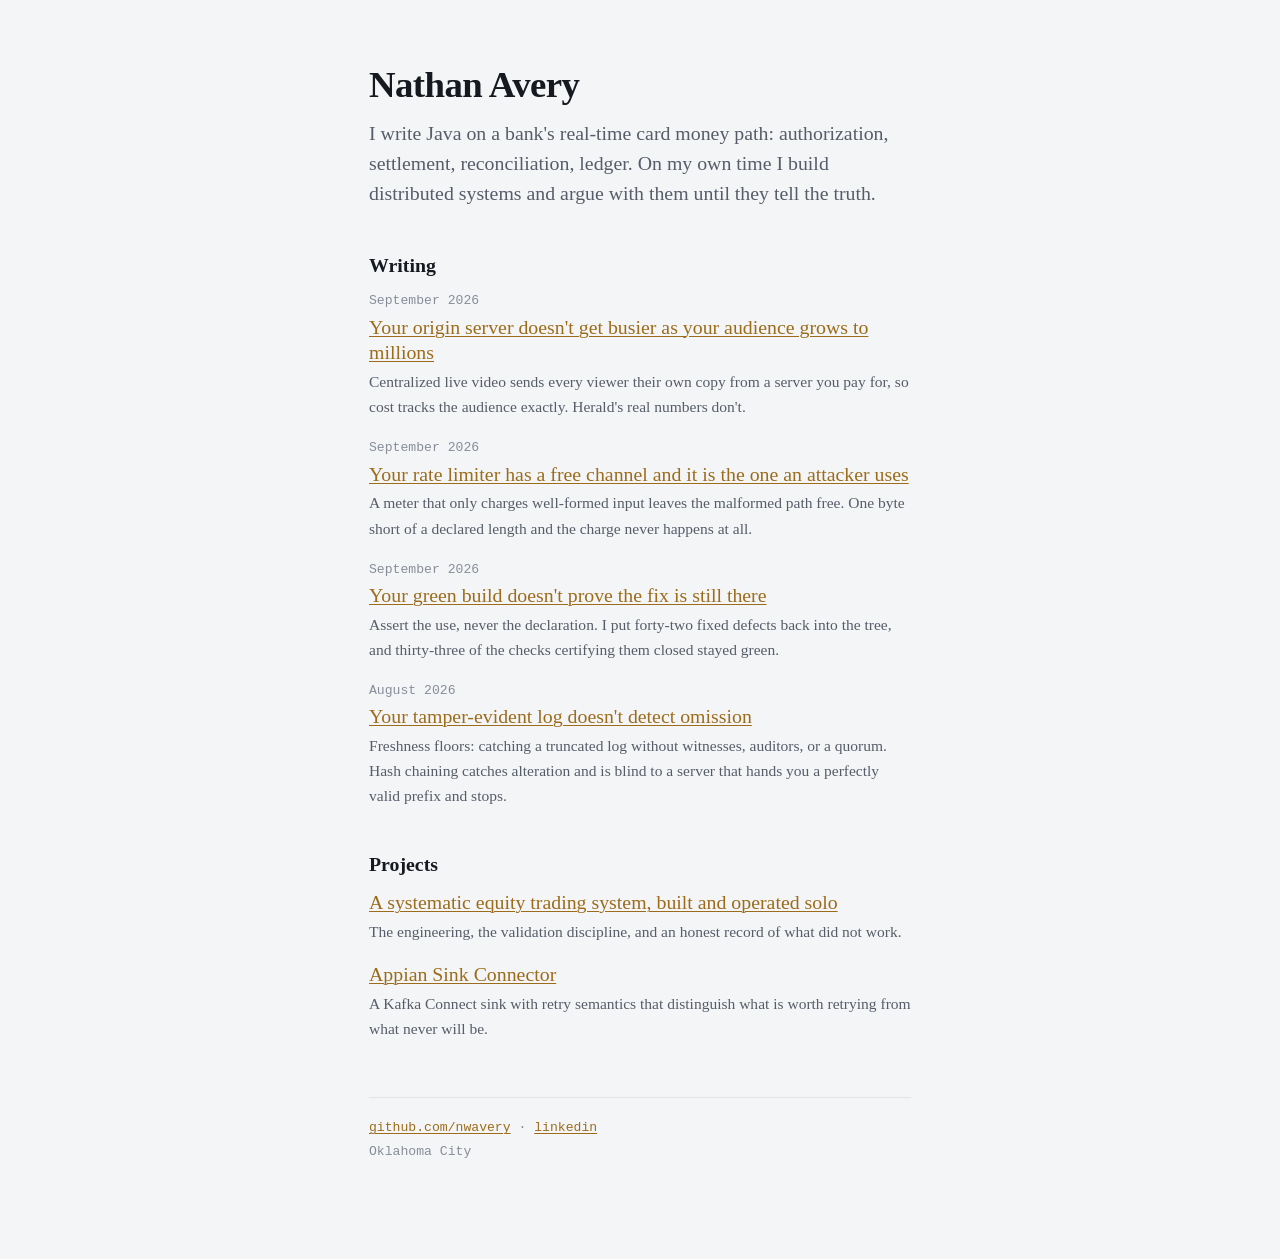
<file: index.html>
<!doctype html>
<html lang="en">
<head>
<meta charset="utf-8">
<meta name="viewport" content="width=device-width, initial-scale=1">
<title>Nathan Avery</title>
<meta name="description" content="Backend engineer working on card authorization, settlement and reconciliation. Writing about distributed systems and verifiable logs.">
<link rel="icon" href="favicon.svg" type="image/svg+xml">
<link rel="icon" href="favicon-32.png" sizes="32x32" type="image/png">
<link rel="apple-touch-icon" href="apple-touch-icon.png">
<link rel="stylesheet" href="style.css">
</head>
<body>
<div class="wrap">

  <h1>Nathan Avery</h1>
  <p class="lede">
    I write Java on a bank's real-time card money path: authorization, settlement,
    reconciliation, ledger. On my own time I build distributed systems and argue with them
    until they tell the truth.
  </p>

  <h2>Writing</h2>
  <ul class="entries">
    <li>
      <span class="d">September 2026</span>
      <a class="t" href="writing/the-origin-that-doesnt-grow/index.html">Your origin server doesn't get busier as your audience grows to millions</a>
      <span class="s">Centralized live video sends every viewer their own copy from a server you pay for,
        so cost tracks the audience exactly. Herald's real numbers don't.</span>
    </li>
    <li>
      <span class="d">September 2026</span>
      <a class="t" href="writing/charge-the-frame/index.html">Your rate limiter has a free channel and it is the one an attacker uses</a>
      <span class="s">A meter that only charges well-formed input leaves the malformed path free. One byte short
        of a declared length and the charge never happens at all.</span>
    </li>
    <li>
      <span class="d">September 2026</span>
      <a class="t" href="writing/checks-that-dont-check/index.html">Your green build doesn't prove the fix is still there</a>
      <span class="s">Assert the use, never the declaration. I put forty-two fixed defects back into
        the tree, and thirty-three of the checks certifying them closed stayed green.</span>
    </li>
    <li>
      <span class="d">August 2026</span>
      <a class="t" href="writing/tamper-evident-omission/index.html">Your tamper-evident log doesn't detect omission</a>
      <span class="s">Freshness floors: catching a truncated log without witnesses, auditors, or a
        quorum. Hash chaining catches alteration and is blind to a server that hands you a
        perfectly valid prefix and stops.</span>
    </li>
  </ul>

  <h2>Projects</h2>
  <ul class="entries">
    <li>
      <a class="t" href="https://nwavery.github.io/quant-trading-system/">A systematic equity trading system, built and operated solo</a>
      <span class="s">The engineering, the validation discipline, and an honest record of what
        did not work.</span>
    </li>
    <li>
      <a class="t" href="https://github.com/nwavery/Appian-Sink-Connector">Appian Sink Connector</a>
      <span class="s">A Kafka Connect sink with retry semantics that distinguish what is worth
        retrying from what never will be.</span>
    </li>
  </ul>

  <footer>
    <a href="https://github.com/nwavery">github.com/nwavery</a> ·
    <a href="https://www.linkedin.com/in/nathan-avery-009697283">linkedin</a><br>
    Oklahoma City
  </footer>

</div>
</body>
</html>
</file>
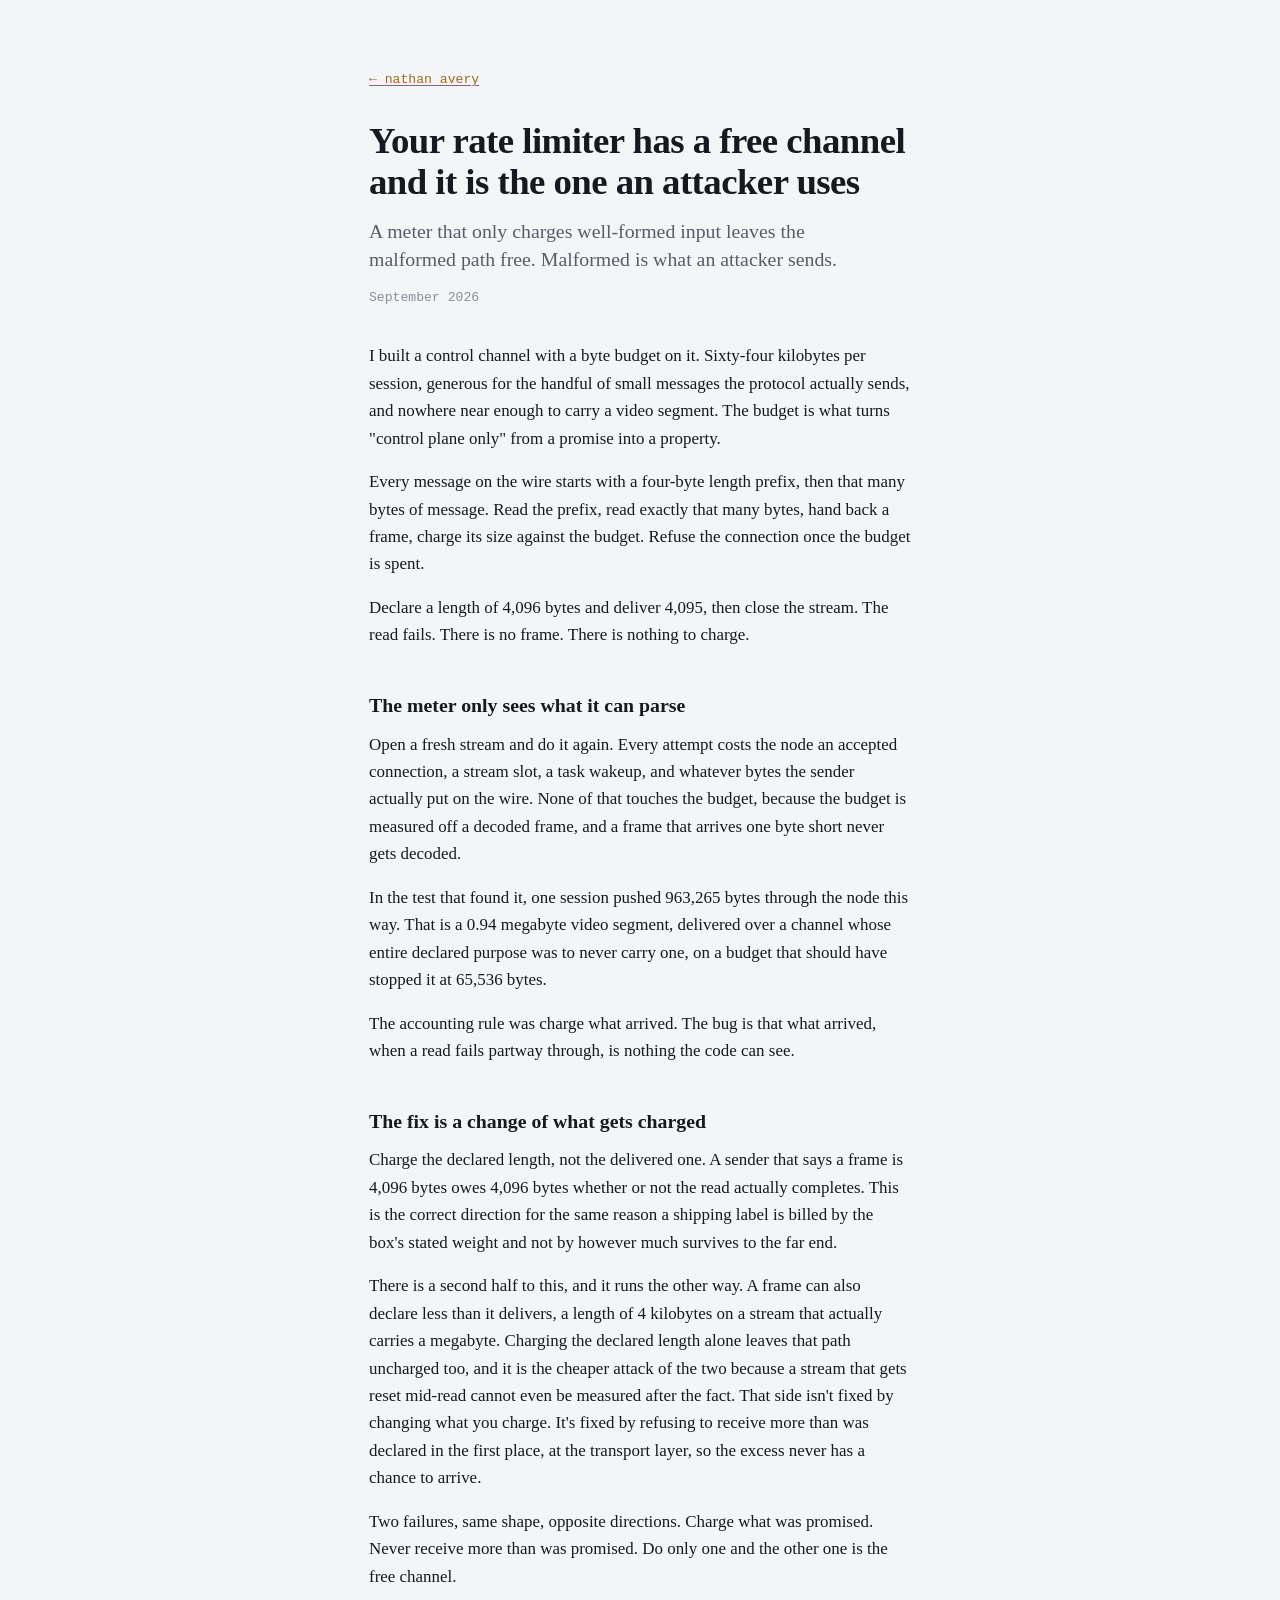
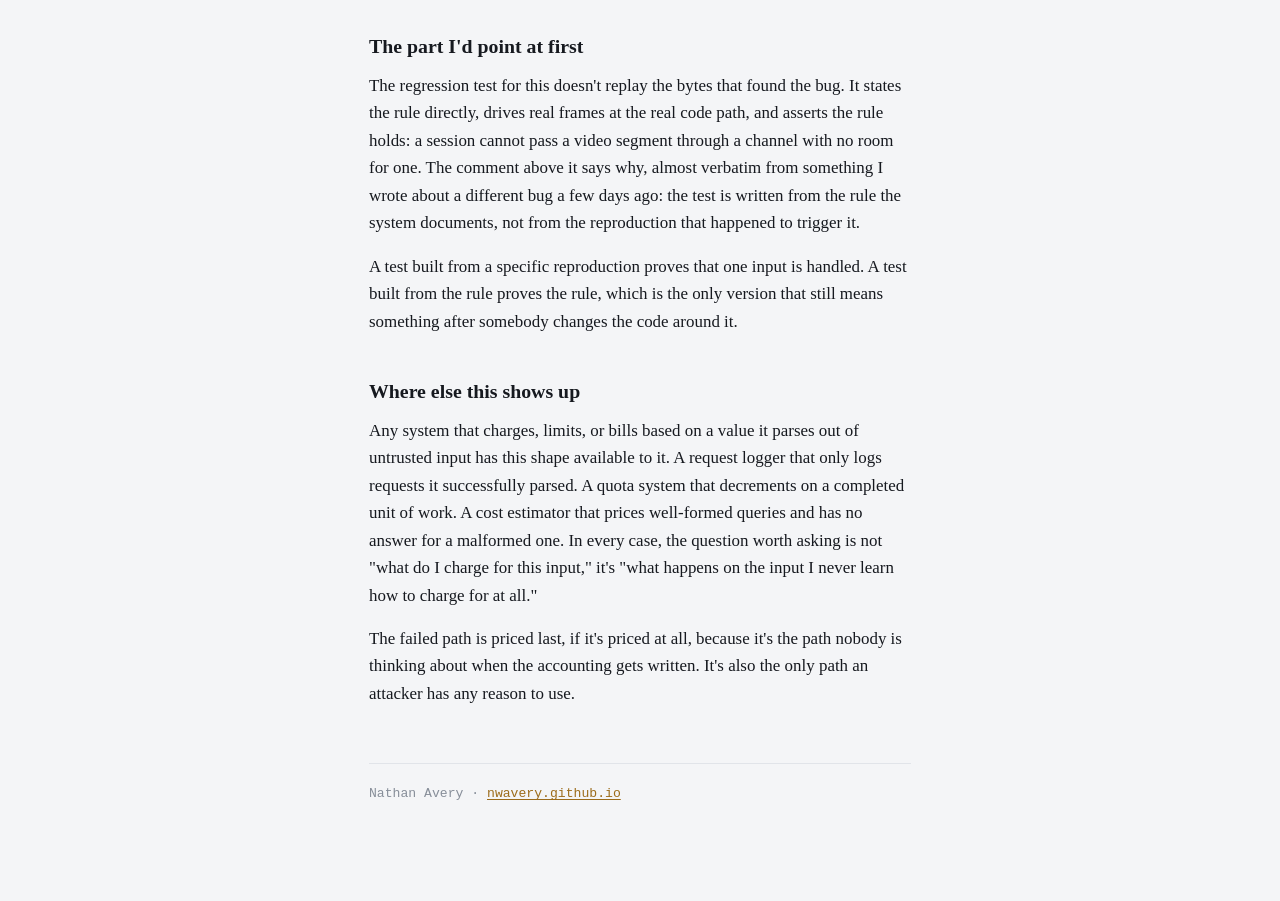
<file: writing/charge-the-frame/index.html>
<!doctype html>
<html lang="en">
<head>
<meta charset="utf-8">
<meta name="viewport" content="width=device-width, initial-scale=1">
<title>Your rate limiter has a free channel and it is the one an attacker uses</title>
<meta name="description" content="A meter that only charges well-formed input leaves the malformed path free. One byte short of a declared length and the charge never happens at all.">
<link rel="icon" href="../../favicon.svg" type="image/svg+xml">
<link rel="icon" href="../../favicon-32.png" sizes="32x32" type="image/png">
<link rel="apple-touch-icon" href="../../apple-touch-icon.png">
<link rel="stylesheet" href="../../style.css">
</head>
<body>
<div class="wrap">

  <a class="back" href="../../index.html">&larr; nathan avery</a>

  <h1>Your rate limiter has a free channel and it is the one an attacker uses</h1>
  <p class="deck">A meter that only charges well-formed input leaves the malformed path free. Malformed is what an attacker sends.</p>
  <p class="meta">September 2026</p>

  <p>I built a control channel with a byte budget on it. Sixty-four kilobytes per session, generous for the handful of small messages the protocol actually sends, and nowhere near enough to carry a video segment. The budget is what turns "control plane only" from a promise into a property.</p>

  <p>Every message on the wire starts with a four-byte length prefix, then that many bytes of message. Read the prefix, read exactly that many bytes, hand back a frame, charge its size against the budget. Refuse the connection once the budget is spent.</p>

  <p>Declare a length of 4,096 bytes and deliver 4,095, then close the stream. The read fails. There is no frame. There is nothing to charge.</p>

  <h2>The meter only sees what it can parse</h2>

  <p>Open a fresh stream and do it again. Every attempt costs the node an accepted connection, a stream slot, a task wakeup, and whatever bytes the sender actually put on the wire. None of that touches the budget, because the budget is measured off a decoded frame, and a frame that arrives one byte short never gets decoded.</p>

  <p>In the test that found it, one session pushed 963,265 bytes through the node this way. That is a 0.94 megabyte video segment, delivered over a channel whose entire declared purpose was to never carry one, on a budget that should have stopped it at 65,536 bytes.</p>

  <p>The accounting rule was charge what arrived. The bug is that what arrived, when a read fails partway through, is nothing the code can see.</p>

  <h2>The fix is a change of what gets charged</h2>

  <p>Charge the declared length, not the delivered one. A sender that says a frame is 4,096 bytes owes 4,096 bytes whether or not the read actually completes. This is the correct direction for the same reason a shipping label is billed by the box's stated weight and not by however much survives to the far end.</p>

  <p>There is a second half to this, and it runs the other way. A frame can also declare less than it delivers, a length of 4 kilobytes on a stream that actually carries a megabyte. Charging the declared length alone leaves that path uncharged too, and it is the cheaper attack of the two because a stream that gets reset mid-read cannot even be measured after the fact. That side isn't fixed by changing what you charge. It's fixed by refusing to receive more than was declared in the first place, at the transport layer, so the excess never has a chance to arrive.</p>

  <p>Two failures, same shape, opposite directions. Charge what was promised. Never receive more than was promised. Do only one and the other one is the free channel.</p>

  <h2>The part I'd point at first</h2>

  <p>The regression test for this doesn't replay the bytes that found the bug. It states the rule directly, drives real frames at the real code path, and asserts the rule holds: a session cannot pass a video segment through a channel with no room for one. The comment above it says why, almost verbatim from something I wrote about a different bug a few days ago: the test is written from the rule the system documents, not from the reproduction that happened to trigger it.</p>

  <p>A test built from a specific reproduction proves that one input is handled. A test built from the rule proves the rule, which is the only version that still means something after somebody changes the code around it.</p>

  <h2>Where else this shows up</h2>

  <p>Any system that charges, limits, or bills based on a value it parses out of untrusted input has this shape available to it. A request logger that only logs requests it successfully parsed. A quota system that decrements on a completed unit of work. A cost estimator that prices well-formed queries and has no answer for a malformed one. In every case, the question worth asking is not "what do I charge for this input," it's "what happens on the input I never learn how to charge for at all."</p>

  <p>The failed path is priced last, if it's priced at all, because it's the path nobody is thinking about when the accounting gets written. It's also the only path an attacker has any reason to use.</p>

  <footer>
    Nathan Avery &middot; <a href="../../index.html">nwavery.github.io</a>
  </footer>

</div>
</body>
</html>
</file>
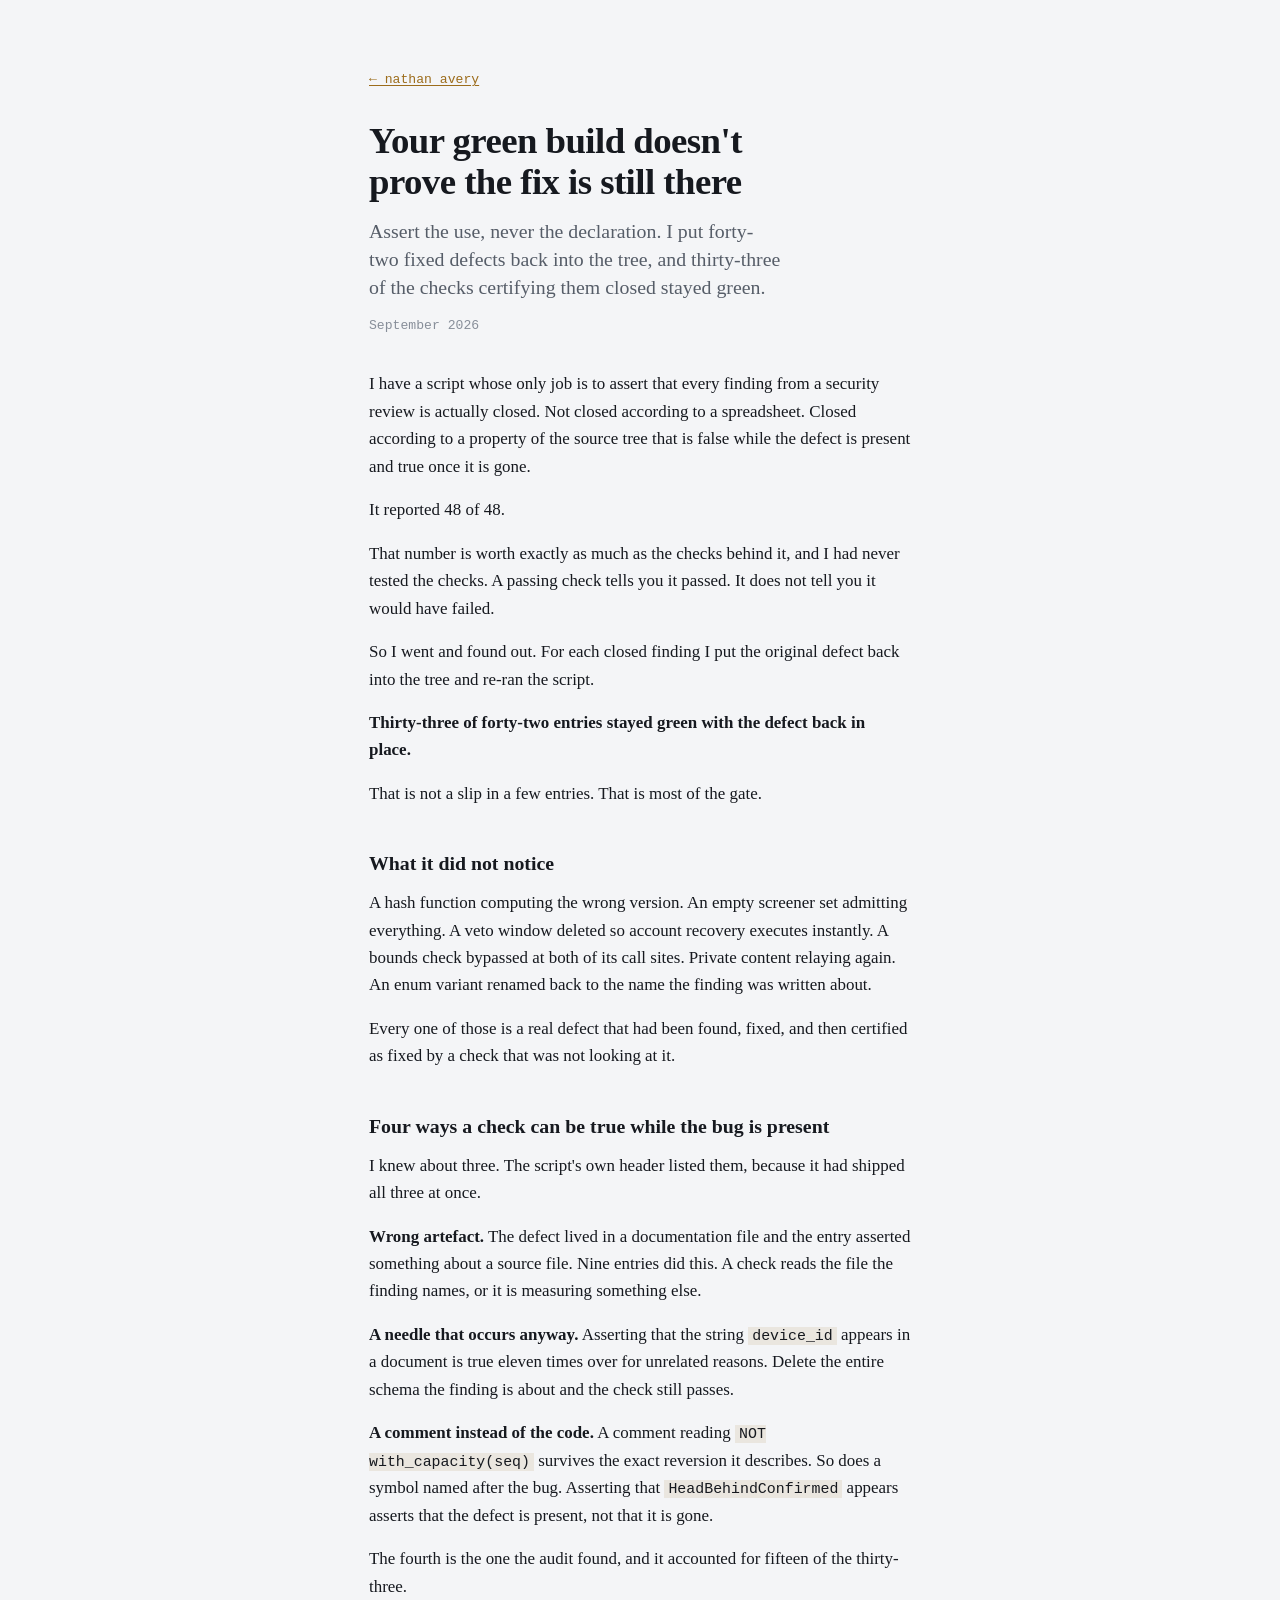
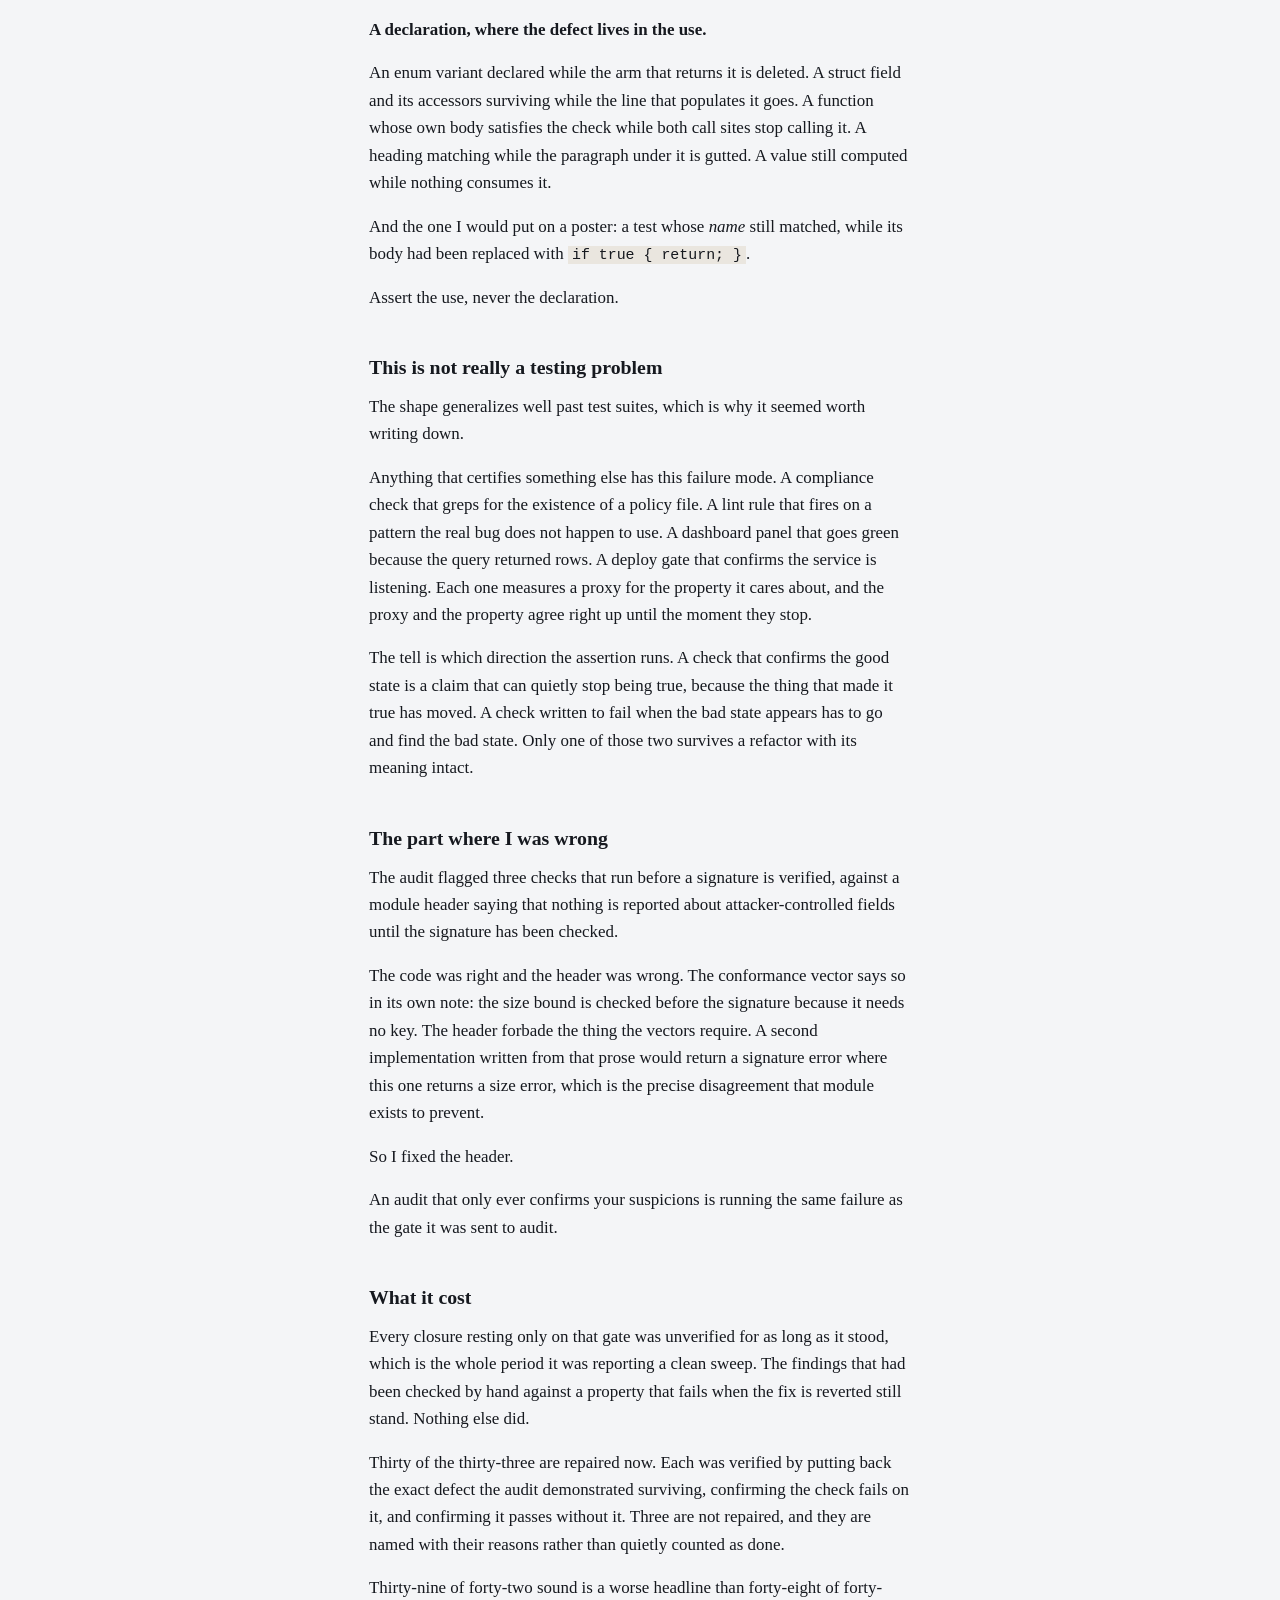
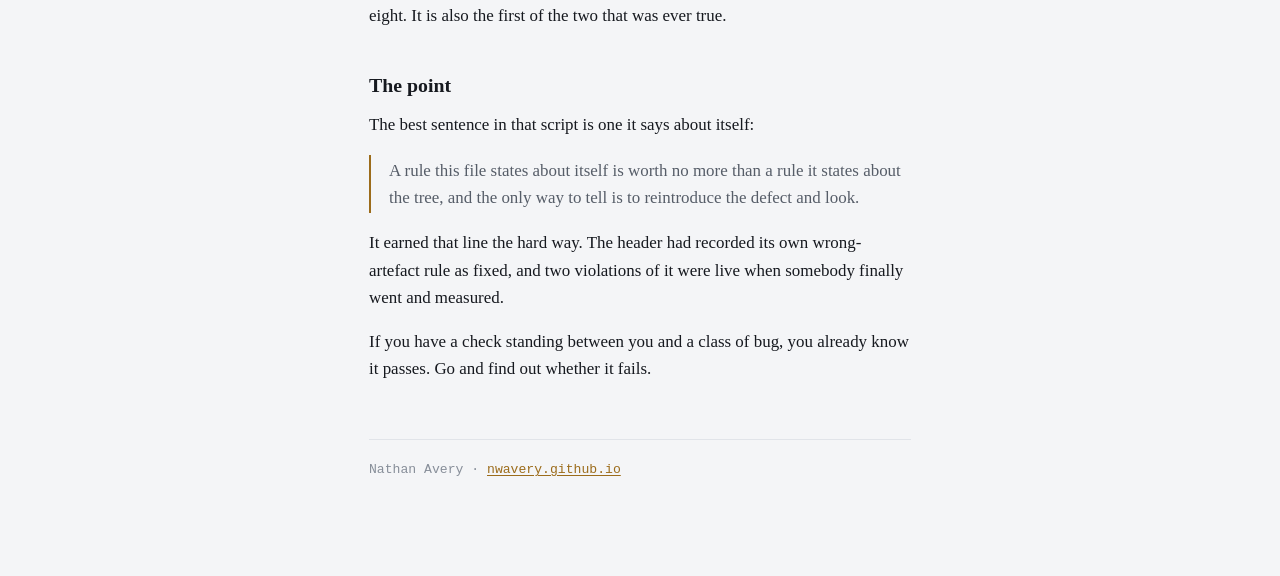
<file: writing/checks-that-dont-check/index.html>
<!doctype html>
<html lang="en">
<head>
<meta charset="utf-8">
<meta name="viewport" content="width=device-width, initial-scale=1">
<title>Your green build doesn't prove the fix is still there</title>
<meta name="description" content="Assert the use, never the declaration. I put forty-two fixed defects back into the tree and re-ran the checks that certified them closed. Thirty-three stayed green.">
<link rel="icon" href="../../favicon.svg" type="image/svg+xml">
<link rel="icon" href="../../favicon-32.png" sizes="32x32" type="image/png">
<link rel="apple-touch-icon" href="../../apple-touch-icon.png">
<link rel="stylesheet" href="../../style.css">
</head>
<body>
<div class="wrap">

  <a class="back" href="../../index.html">&larr; nathan avery</a>

  <h1>Your green build doesn't prove the fix is still there</h1>
  <p class="deck">Assert the use, never the declaration. I put forty-two fixed defects back into the tree, and thirty-three of the checks certifying them closed stayed green.</p>
  <p class="meta">September 2026</p>

  <p>I have a script whose only job is to assert that every finding from a security review is actually closed. Not closed according to a spreadsheet. Closed according to a property of the source tree that is false while the defect is present and true once it is gone.</p>

  <p>It reported 48 of 48.</p>

  <p>That number is worth exactly as much as the checks behind it, and I had never tested the checks. A passing check tells you it passed. It does not tell you it would have failed.</p>

  <p>So I went and found out. For each closed finding I put the original defect back into the tree and re-ran the script.</p>

  <p><strong>Thirty-three of forty-two entries stayed green with the defect back in place.</strong></p>

  <p>That is not a slip in a few entries. That is most of the gate.</p>

  <h2>What it did not notice</h2>

  <p>A hash function computing the wrong version. An empty screener set admitting everything. A veto window deleted so account recovery executes instantly. A bounds check bypassed at both of its call sites. Private content relaying again. An enum variant renamed back to the name the finding was written about.</p>

  <p>Every one of those is a real defect that had been found, fixed, and then certified as fixed by a check that was not looking at it.</p>

  <h2>Four ways a check can be true while the bug is present</h2>

  <p>I knew about three. The script's own header listed them, because it had shipped all three at once.</p>

  <p><strong>Wrong artefact.</strong> The defect lived in a documentation file and the entry asserted something about a source file. Nine entries did this. A check reads the file the finding names, or it is measuring something else.</p>

  <p><strong>A needle that occurs anyway.</strong> Asserting that the string <code>device_id</code> appears in a document is true eleven times over for unrelated reasons. Delete the entire schema the finding is about and the check still passes.</p>

  <p><strong>A comment instead of the code.</strong> A comment reading <code>NOT with_capacity(seq)</code> survives the exact reversion it describes. So does a symbol named after the bug. Asserting that <code>HeadBehindConfirmed</code> appears asserts that the defect is present, not that it is gone.</p>

  <p>The fourth is the one the audit found, and it accounted for fifteen of the thirty-three.</p>

  <p><strong>A declaration, where the defect lives in the use.</strong></p>

  <p>An enum variant declared while the arm that returns it is deleted. A struct field and its accessors surviving while the line that populates it goes. A function whose own body satisfies the check while both call sites stop calling it. A heading matching while the paragraph under it is gutted. A value still computed while nothing consumes it.</p>

  <p>And the one I would put on a poster: a test whose <em>name</em> still matched, while its body had been replaced with <code>if true { return; }</code>.</p>

  <p>Assert the use, never the declaration.</p>

  <h2>This is not really a testing problem</h2>

  <p>The shape generalizes well past test suites, which is why it seemed worth writing down.</p>

  <p>Anything that certifies something else has this failure mode. A compliance check that greps for the existence of a policy file. A lint rule that fires on a pattern the real bug does not happen to use. A dashboard panel that goes green because the query returned rows. A deploy gate that confirms the service is listening. Each one measures a proxy for the property it cares about, and the proxy and the property agree right up until the moment they stop.</p>

  <p>The tell is which direction the assertion runs. A check that confirms the good state is a claim that can quietly stop being true, because the thing that made it true has moved. A check written to fail when the bad state appears has to go and find the bad state. Only one of those two survives a refactor with its meaning intact.</p>

  <h2>The part where I was wrong</h2>

  <p>The audit flagged three checks that run before a signature is verified, against a module header saying that nothing is reported about attacker-controlled fields until the signature has been checked.</p>

  <p>The code was right and the header was wrong. The conformance vector says so in its own note: the size bound is checked before the signature because it needs no key. The header forbade the thing the vectors require. A second implementation written from that prose would return a signature error where this one returns a size error, which is the precise disagreement that module exists to prevent.</p>

  <p>So I fixed the header.</p>

  <p>An audit that only ever confirms your suspicions is running the same failure as the gate it was sent to audit.</p>

  <h2>What it cost</h2>

  <p>Every closure resting only on that gate was unverified for as long as it stood, which is the whole period it was reporting a clean sweep. The findings that had been checked by hand against a property that fails when the fix is reverted still stand. Nothing else did.</p>

  <p>Thirty of the thirty-three are repaired now. Each was verified by putting back the exact defect the audit demonstrated surviving, confirming the check fails on it, and confirming it passes without it. Three are not repaired, and they are named with their reasons rather than quietly counted as done.</p>

  <p>Thirty-nine of forty-two sound is a worse headline than forty-eight of forty-eight. It is also the first of the two that was ever true.</p>

  <h2>The point</h2>

  <p>The best sentence in that script is one it says about itself:</p>

  <blockquote>A rule this file states about itself is worth no more than a rule it states about the tree, and the only way to tell is to reintroduce the defect and look.</blockquote>

  <p>It earned that line the hard way. The header had recorded its own wrong-artefact rule as fixed, and two violations of it were live when somebody finally went and measured.</p>

  <p>If you have a check standing between you and a class of bug, you already know it passes. Go and find out whether it fails.</p>

  <footer>
    Nathan Avery &middot; <a href="../../index.html">nwavery.github.io</a>
  </footer>

</div>
</body>
</html>
</file>
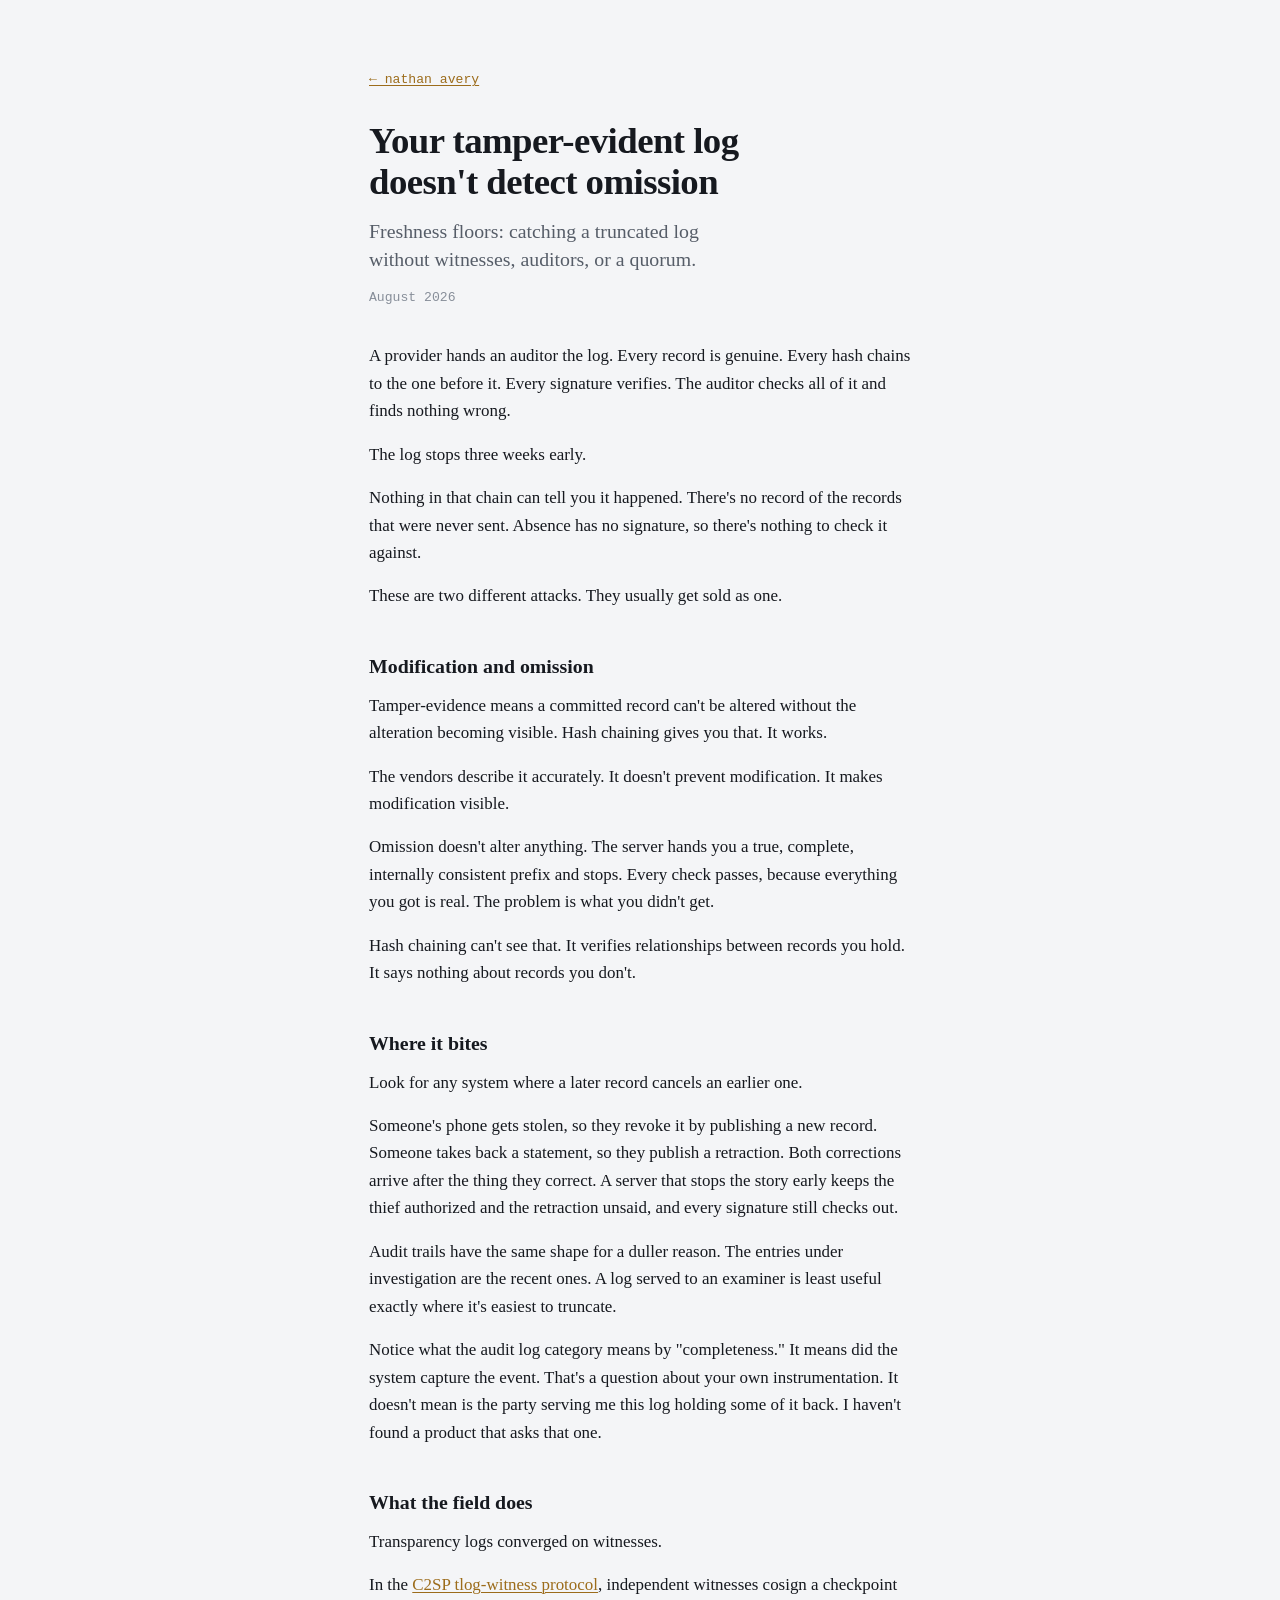
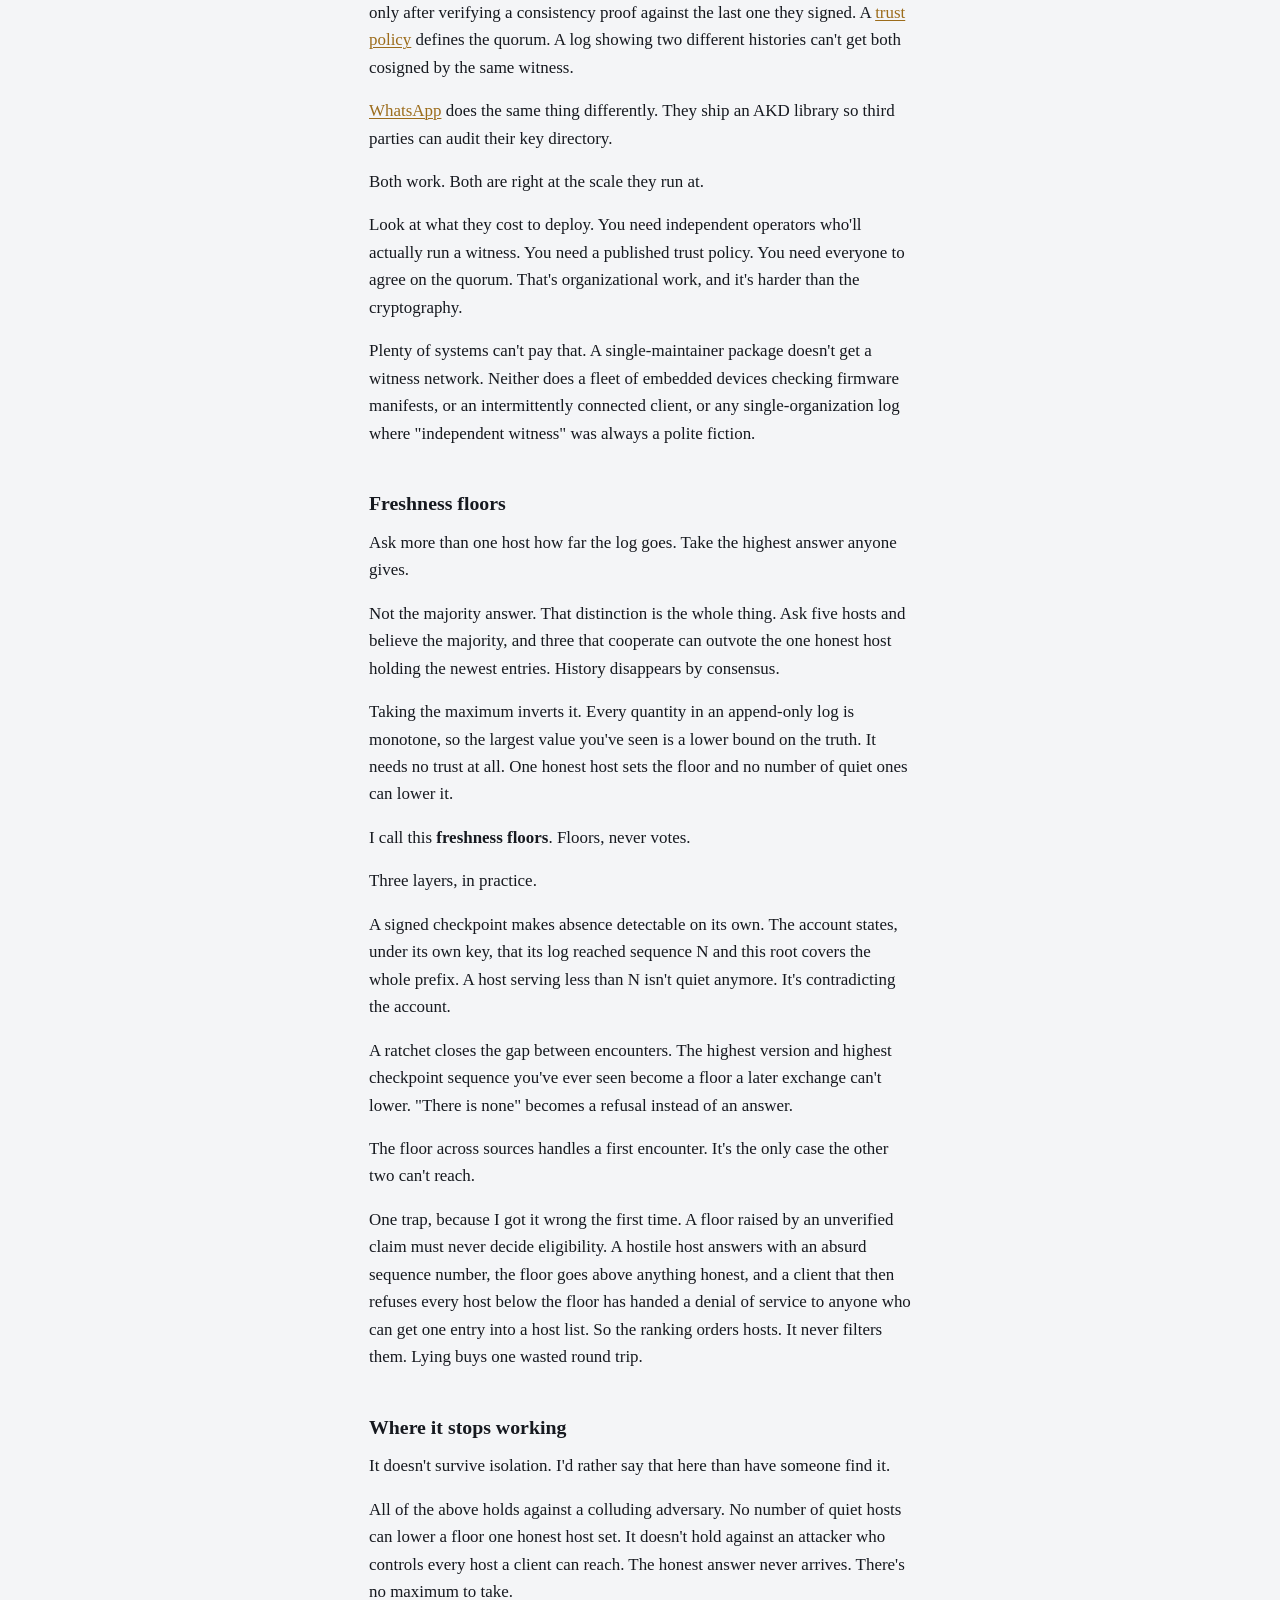
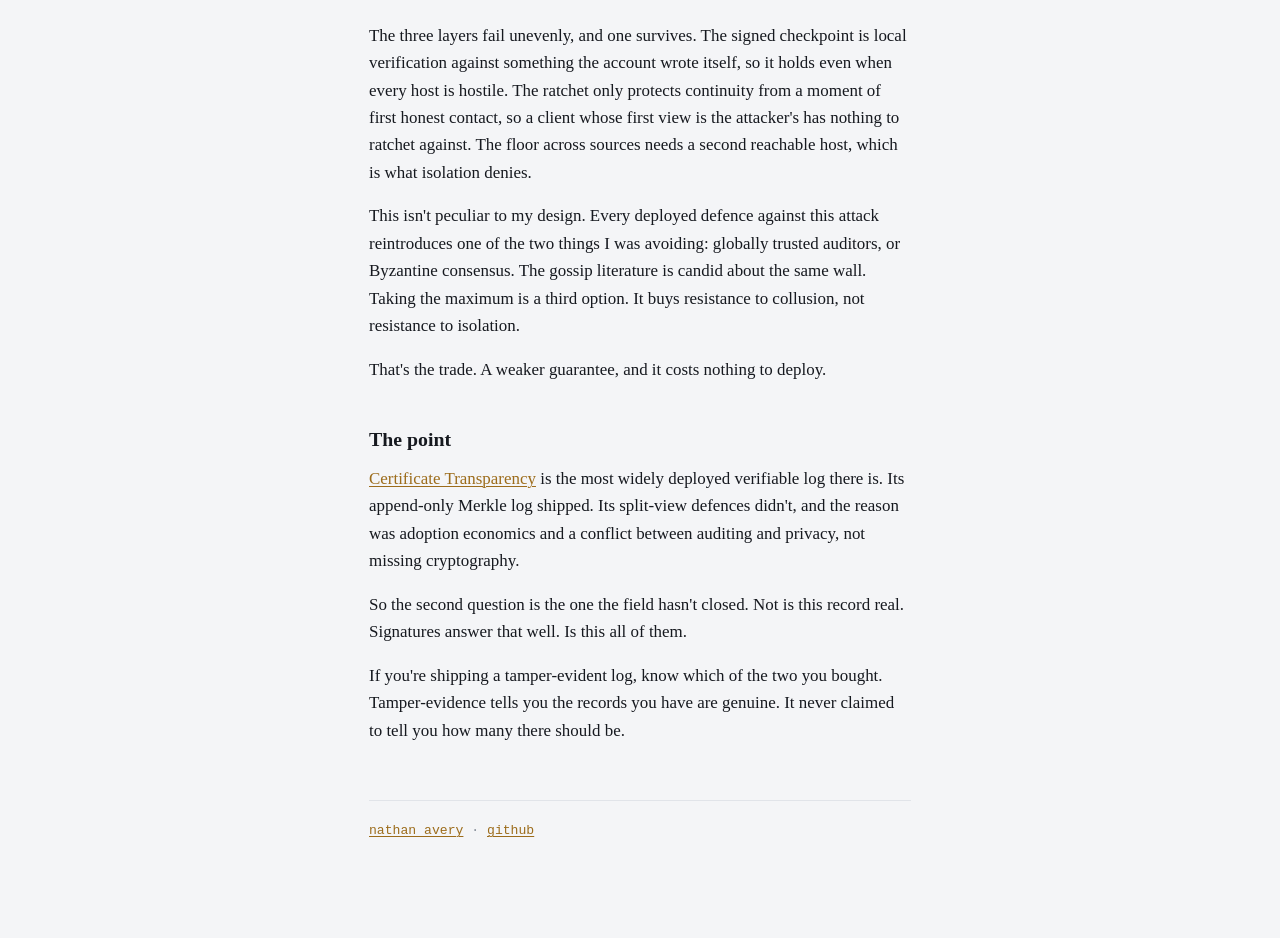
<file: writing/tamper-evident-omission/index.html>
<!doctype html>
<html lang="en">
<head>
<meta charset="utf-8">
<meta name="viewport" content="width=device-width, initial-scale=1">
<title>Your tamper-evident log doesn't detect omission</title>
<meta name="description" content="Freshness floors: catching a truncated log without witnesses, auditors, or a quorum. Hash chaining catches alteration and is structurally blind to a server that hands you a perfectly valid prefix and stops.">
<link rel="icon" href="../../favicon.svg" type="image/svg+xml">
<link rel="icon" href="../../favicon-32.png" sizes="32x32" type="image/png">
<link rel="apple-touch-icon" href="../../apple-touch-icon.png">
<link rel="stylesheet" href="../../style.css">
</head>
<body>
<div class="wrap">

  <a class="back" href="../../index.html">&larr; nathan avery</a>

  <h1>Your tamper-evident log doesn't detect omission</h1>
  <p class="deck">Freshness floors: catching a truncated log without witnesses, auditors, or a quorum.</p>
  <p class="meta">August 2026</p>

  <p>A provider hands an auditor the log. Every record is genuine. Every hash chains to the one before it. Every signature verifies. The auditor checks all of it and finds nothing wrong.</p>

  <p>The log stops three weeks early.</p>

  <p>Nothing in that chain can tell you it happened. There's no record of the records that were never sent. Absence has no signature, so there's nothing to check it against.</p>

  <p>These are two different attacks. They usually get sold as one.</p>

  <h2>Modification and omission</h2>

  <p>Tamper-evidence means a committed record can't be altered without the alteration becoming visible. Hash chaining gives you that. It works.</p>

  <p>The vendors describe it accurately. It doesn't prevent modification. It makes modification visible.</p>

  <p>Omission doesn't alter anything. The server hands you a true, complete, internally consistent prefix and stops. Every check passes, because everything you got is real. The problem is what you didn't get.</p>

  <p>Hash chaining can't see that. It verifies relationships between records you hold. It says nothing about records you don't.</p>

  <h2>Where it bites</h2>

  <p>Look for any system where a later record cancels an earlier one.</p>

  <p>Someone's phone gets stolen, so they revoke it by publishing a new record. Someone takes back a statement, so they publish a retraction. Both corrections arrive after the thing they correct. A server that stops the story early keeps the thief authorized and the retraction unsaid, and every signature still checks out.</p>

  <p>Audit trails have the same shape for a duller reason. The entries under investigation are the recent ones. A log served to an examiner is least useful exactly where it's easiest to truncate.</p>

  <p>Notice what the audit log category means by "completeness." It means did the system capture the event. That's a question about your own instrumentation. It doesn't mean is the party serving me this log holding some of it back. I haven't found a product that asks that one.</p>

  <h2>What the field does</h2>

  <p>Transparency logs converged on witnesses.</p>

  <p>In the <a href="https://c2sp.org/tlog-witness">C2SP tlog-witness protocol</a>, independent witnesses cosign a checkpoint only after verifying a consistency proof against the last one they signed. A <a href="https://c2sp.org/tlog-policy">trust policy</a> defines the quorum. A log showing two different histories can't get both cosigned by the same witness.</p>

  <p><a href="https://engineering.fb.com/2023/04/13/security/whatsapp-key-transparency/">WhatsApp</a> does the same thing differently. They ship an AKD library so third parties can audit their key directory.</p>

  <p>Both work. Both are right at the scale they run at.</p>

  <p>Look at what they cost to deploy. You need independent operators who'll actually run a witness. You need a published trust policy. You need everyone to agree on the quorum. That's organizational work, and it's harder than the cryptography.</p>

  <p>Plenty of systems can't pay that. A single-maintainer package doesn't get a witness network. Neither does a fleet of embedded devices checking firmware manifests, or an intermittently connected client, or any single-organization log where "independent witness" was always a polite fiction.</p>

  <h2>Freshness floors</h2>

  <p>Ask more than one host how far the log goes. Take the highest answer anyone gives.</p>

  <p>Not the majority answer. That distinction is the whole thing. Ask five hosts and believe the majority, and three that cooperate can outvote the one honest host holding the newest entries. History disappears by consensus.</p>

  <p>Taking the maximum inverts it. Every quantity in an append-only log is monotone, so the largest value you've seen is a lower bound on the truth. It needs no trust at all. One honest host sets the floor and no number of quiet ones can lower it.</p>

  <p>I call this <strong>freshness floors</strong>. Floors, never votes.</p>

  <p>Three layers, in practice.</p>

  <p>A signed checkpoint makes absence detectable on its own. The account states, under its own key, that its log reached sequence N and this root covers the whole prefix. A host serving less than N isn't quiet anymore. It's contradicting the account.</p>

  <p>A ratchet closes the gap between encounters. The highest version and highest checkpoint sequence you've ever seen become a floor a later exchange can't lower. "There is none" becomes a refusal instead of an answer.</p>

  <p>The floor across sources handles a first encounter. It's the only case the other two can't reach.</p>

  <p>One trap, because I got it wrong the first time. A floor raised by an unverified claim must never decide eligibility. A hostile host answers with an absurd sequence number, the floor goes above anything honest, and a client that then refuses every host below the floor has handed a denial of service to anyone who can get one entry into a host list. So the ranking orders hosts. It never filters them. Lying buys one wasted round trip.</p>

  <h2>Where it stops working</h2>

  <p>It doesn't survive isolation. I'd rather say that here than have someone find it.</p>

  <p>All of the above holds against a colluding adversary. No number of quiet hosts can lower a floor one honest host set. It doesn't hold against an attacker who controls every host a client can reach. The honest answer never arrives. There's no maximum to take.</p>

  <p>The three layers fail unevenly, and one survives. The signed checkpoint is local verification against something the account wrote itself, so it holds even when every host is hostile. The ratchet only protects continuity from a moment of first honest contact, so a client whose first view is the attacker's has nothing to ratchet against. The floor across sources needs a second reachable host, which is what isolation denies.</p>

  <p>This isn't peculiar to my design. Every deployed defence against this attack reintroduces one of the two things I was avoiding: globally trusted auditors, or Byzantine consensus. The gossip literature is candid about the same wall. Taking the maximum is a third option. It buys resistance to collusion, not resistance to isolation.</p>

  <p>That's the trade. A weaker guarantee, and it costs nothing to deploy.</p>

  <h2>The point</h2>

  <p><a href="https://datatracker.ietf.org/doc/html/rfc6962">Certificate Transparency</a> is the most widely deployed verifiable log there is. Its append-only Merkle log shipped. Its split-view defences didn't, and the reason was adoption economics and a conflict between auditing and privacy, not missing cryptography.</p>

  <p>So the second question is the one the field hasn't closed. Not is this record real. Signatures answer that well. Is this all of them.</p>

  <p>If you're shipping a tamper-evident log, know which of the two you bought. Tamper-evidence tells you the records you have are genuine. It never claimed to tell you how many there should be.</p>

  <footer>
    <a href="../../index.html">nathan avery</a> ·
    <a href="https://github.com/nwavery">github</a>
  </footer>

</div>
</body>
</html>
</file>
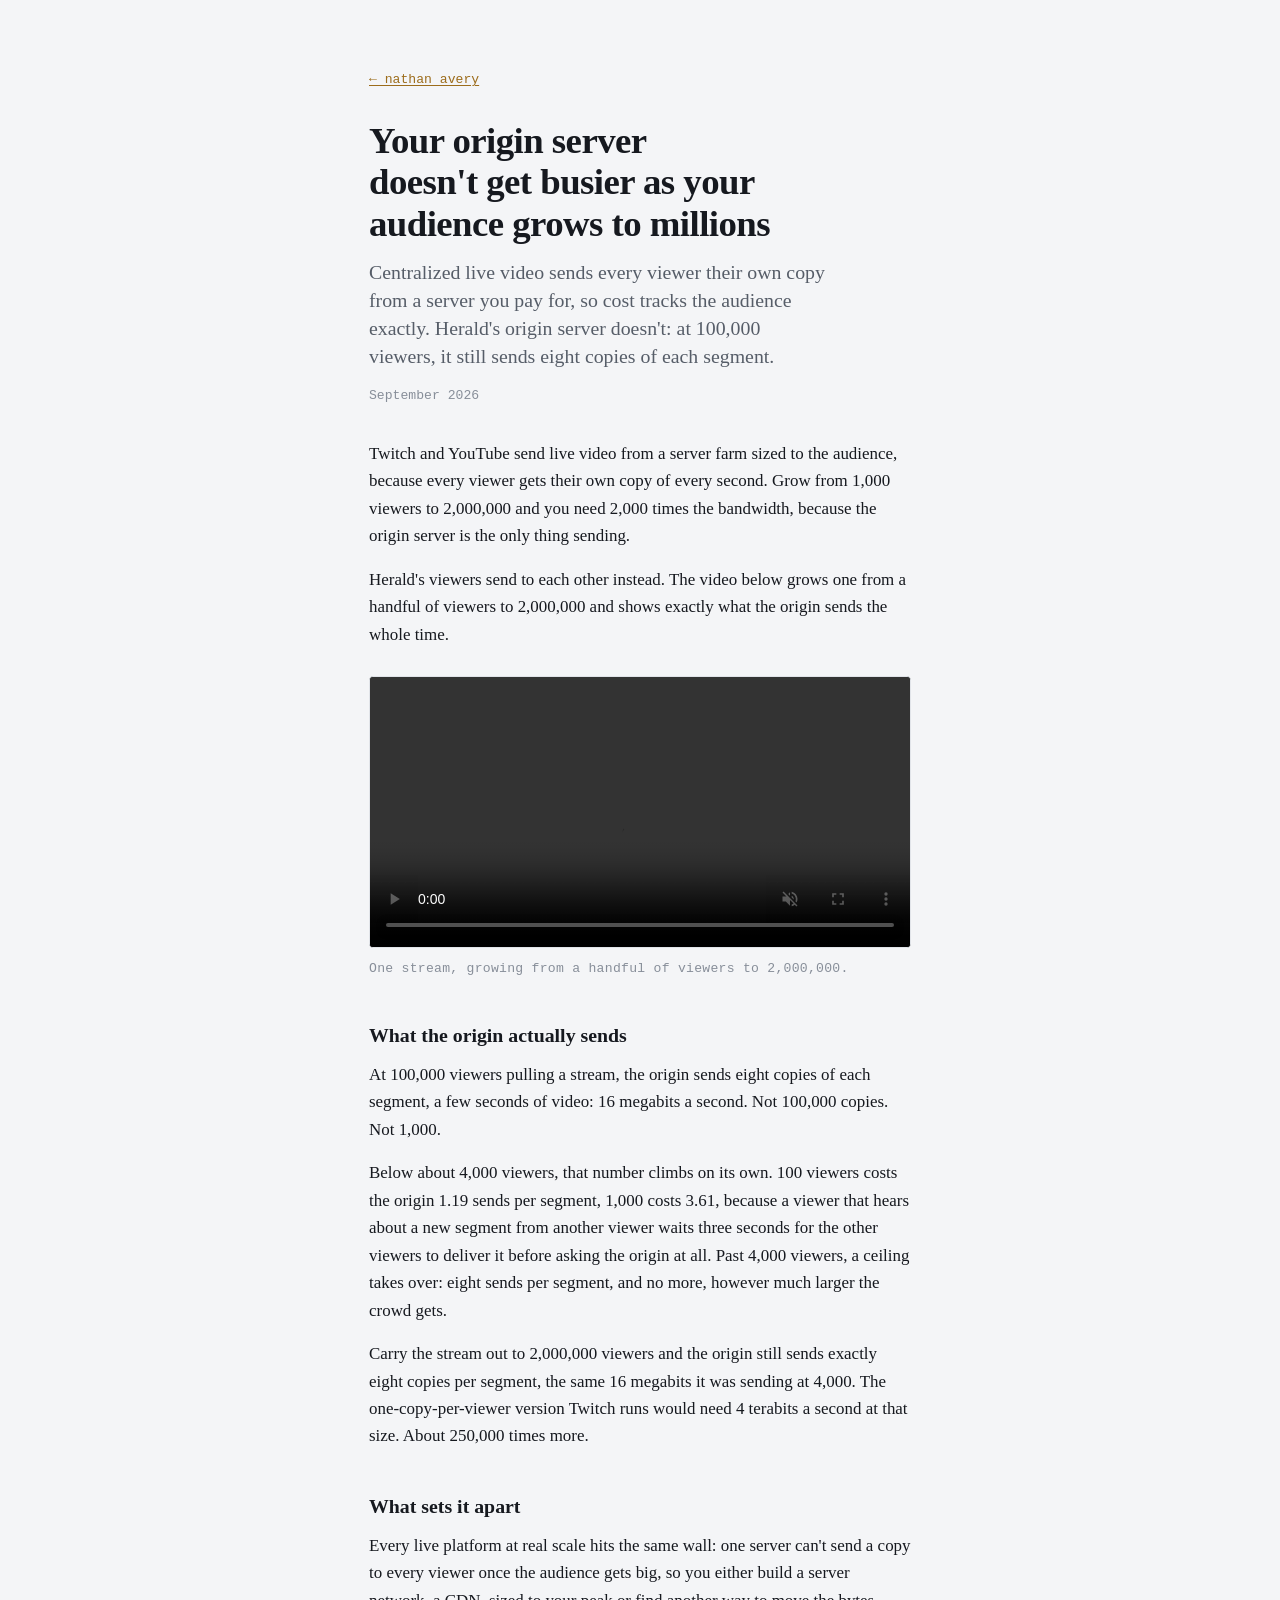
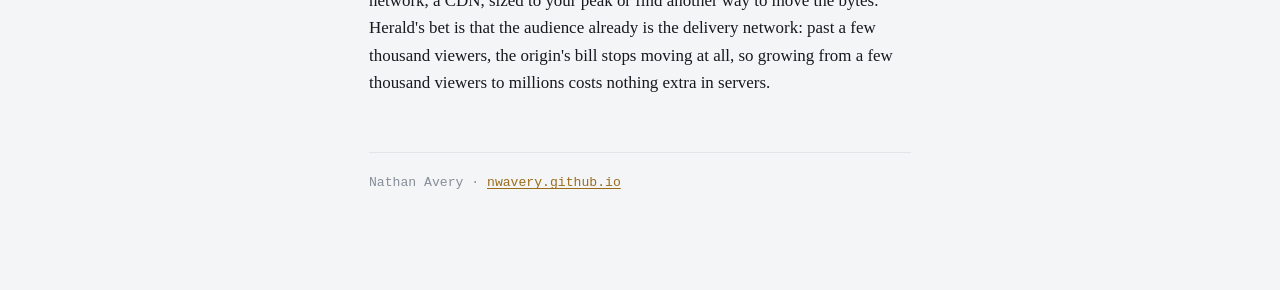
<file: writing/the-origin-that-doesnt-grow/index.html>
<!doctype html>
<html lang="en">
<head>
<meta charset="utf-8">
<meta name="viewport" content="width=device-width, initial-scale=1">
<title>Your origin server doesn't get busier as your audience grows to millions</title>
<meta name="description" content="Centralized live video sends every viewer their own copy from a server you pay for, so cost tracks the audience exactly. Herald's origin server doesn't: 100,000 viewers, and it still sends eight copies of each segment.">
<link rel="icon" href="../../favicon.svg" type="image/svg+xml">
<link rel="icon" href="../../favicon-32.png" sizes="32x32" type="image/png">
<link rel="apple-touch-icon" href="../../apple-touch-icon.png">
<link rel="stylesheet" href="../../style.css">
<style>
  .visual { margin: 28px 0; }
  .visual video {
    width: 100%; height: auto; display: block;
    background: #0E1115; border-radius: 4px; border: 1px solid var(--line);
  }
  .visual .cap {
    font-family: var(--mono); font-size: var(--step--1); color: var(--faint);
    letter-spacing: 0.02em; margin-top: 10px;
  }
</style>
</head>
<body>
<div class="wrap">

  <a class="back" href="../../index.html">&larr; nathan avery</a>

  <h1>Your origin server doesn't get busier as your audience grows to millions</h1>
  <p class="deck">Centralized live video sends every viewer their own copy from a server you pay for, so cost tracks the audience exactly. Herald's origin server doesn't: at 100,000 viewers, it still sends eight copies of each segment.</p>
  <p class="meta">September 2026</p>

  <p>Twitch and YouTube send live video from a server farm sized to the audience, because every viewer gets their own copy of every second. Grow from 1,000 viewers to 2,000,000 and you need 2,000 times the bandwidth, because the origin server is the only thing sending.</p>

  <p>Herald's viewers send to each other instead. The video below grows one from a handful of viewers to 2,000,000 and shows exactly what the origin sends the whole time.</p>

  <div class="visual">
    <video src="live-scaling.mp4" width="1200" height="1200" controls autoplay muted loop playsinline></video>
    <p class="cap">One stream, growing from a handful of viewers to 2,000,000.</p>
  </div>

  <h2>What the origin actually sends</h2>

  <p>At 100,000 viewers pulling a stream, the origin sends eight copies of each segment, a few seconds of video: 16 megabits a second. Not 100,000 copies. Not 1,000.</p>

  <p>Below about 4,000 viewers, that number climbs on its own. 100 viewers costs the origin 1.19 sends per segment, 1,000 costs 3.61, because a viewer that hears about a new segment from another viewer waits three seconds for the other viewers to deliver it before asking the origin at all. Past 4,000 viewers, a ceiling takes over: eight sends per segment, and no more, however much larger the crowd gets.</p>

  <p>Carry the stream out to 2,000,000 viewers and the origin still sends exactly eight copies per segment, the same 16 megabits it was sending at 4,000. The one-copy-per-viewer version Twitch runs would need 4 terabits a second at that size. About 250,000 times more.</p>

  <h2>What sets it apart</h2>

  <p>Every live platform at real scale hits the same wall: one server can't send a copy to every viewer once the audience gets big, so you either build a server network, a CDN, sized to your peak or find another way to move the bytes. Herald's bet is that the audience already is the delivery network: past a few thousand viewers, the origin's bill stops moving at all, so growing from a few thousand viewers to millions costs nothing extra in servers.</p>

  <footer>
    Nathan Avery &middot; <a href="../../index.html">nwavery.github.io</a>
  </footer>

</div>
</body>
</html>
</file>
<file: style.css>
:root {
  --ground: #F4F5F7;
  --surface: #FFFFFF;
  --ink: #16191F;
  --muted: #565D68;
  --faint: #878E99;
  --line: #E1E4E9;
  --line-strong: #CDD2DA;
  --accent: #9C6C1B;
  --accent-soft: rgba(156, 108, 27, 0.11);
  --pos: #2F6F4F;
  --neg: #9C4436;

  --serif: Charter, "Bitstream Charter", "Iowan Old Style", "Palatino Linotype", Palatino, Georgia, serif;
  --sans: -apple-system, BlinkMacSystemFont, "Segoe UI", system-ui, "Helvetica Neue", Arial, sans-serif;
  --mono: ui-monospace, "SF Mono", "JetBrains Mono", "Roboto Mono", Menlo, Consolas, monospace;

  --measure: 64ch;
  --step--1: 0.82rem;
  --step-0: 1.06rem;
  --step-1: 1.24rem;
  --step-2: 1.62rem;
  --step-3: 2.3rem;
}

@media (prefers-color-scheme: dark) {
  :root:not([data-theme="light"]) {
    --ground: #0E1115;
    --surface: #14181E;
    --ink: #E5E8ED;
    --muted: #9BA2AD;
    --faint: #6C7480;
    --line: #242A32;
    --line-strong: #333B45;
    --accent: #D6A44A;
    --accent-soft: rgba(214, 164, 74, 0.13);
    --pos: #5FB088;
    --neg: #D07A6B;
  }
}

:root[data-theme="dark"] {
  --ground: #0E1115;
  --surface: #14181E;
  --ink: #E5E8ED;
  --muted: #9BA2AD;
  --faint: #6C7480;
  --line: #242A32;
  --line-strong: #333B45;
  --accent: #D6A44A;
  --accent-soft: rgba(214, 164, 74, 0.13);
  --pos: #5FB088;
  --neg: #D07A6B;
}

* { box-sizing: border-box; }

body {
  background: var(--ground);
  color: var(--ink);
  font-family: var(--serif);
  font-size: var(--step-0);
  line-height: 1.62;
  margin: 0;
  padding: 64px 22px 96px;
  -webkit-font-smoothing: antialiased;
}

.wrap { max-width: var(--measure); margin: 0 auto; }

a { color: var(--accent); text-decoration-thickness: 1px; text-underline-offset: 2px; }
a:focus-visible { outline: 2px solid var(--accent); outline-offset: 3px; }

h1 {
  font-size: var(--step-3);
  line-height: 1.12;
  letter-spacing: -0.015em;
  margin: 0 0 14px;
  text-wrap: balance;
}

h2 {
  font-size: var(--step-1);
  line-height: 1.3;
  margin: 44px 0 12px;
  text-wrap: balance;
}

p { margin: 0 0 16px; }

.eyebrow {
  font-family: var(--mono);
  font-size: var(--step--1);
  letter-spacing: 0.13em;
  text-transform: uppercase;
  color: var(--faint);
  margin: 0 0 12px;
}

.lede { font-size: var(--step-1); line-height: 1.5; color: var(--muted); margin-bottom: 32px; }

hr { border: 0; border-top: 1px solid var(--line); margin: 44px 0; }

/* index listing */
.entries { list-style: none; padding: 0; margin: 0; display: flex; flex-direction: column; gap: 18px; }
.entries li { display: flex; flex-direction: column; gap: 3px; }
.entries .t { font-size: var(--step-1); line-height: 1.3; }
.entries .d { font-family: var(--mono); font-size: var(--step--1); color: var(--faint); }
.entries .s { color: var(--muted); font-size: 0.97rem; }

/* post */
.meta { font-family: var(--mono); font-size: var(--step--1); color: var(--faint); margin: 0 0 34px; }
.back { font-family: var(--mono); font-size: var(--step--1); display: inline-block; margin-bottom: 30px; }

blockquote {
  margin: 0 0 16px;
  padding: 2px 0 2px 18px;
  border-left: 2px solid var(--accent);
  color: var(--muted);
}

pre {
  font-family: var(--mono);
  font-size: 0.86rem;
  line-height: 1.7;
  background: var(--surface);
  border: 1px solid var(--line);
  padding: 14px 16px;
  overflow-x: auto;
  margin: 0 0 16px;
}
code { font-family: var(--mono); font-size: 0.88em; }
p code { background: var(--accent-soft); padding: 1px 4px; }

footer {
  margin-top: 56px;
  padding-top: 18px;
  border-top: 1px solid var(--line);
  font-family: var(--mono);
  font-size: var(--step--1);
  color: var(--faint);
  line-height: 1.8;
}

.deck {
  font-size: var(--step-1);
  line-height: 1.42;
  color: var(--muted);
  margin: 0 0 14px;
  text-wrap: balance;
}
</file>
